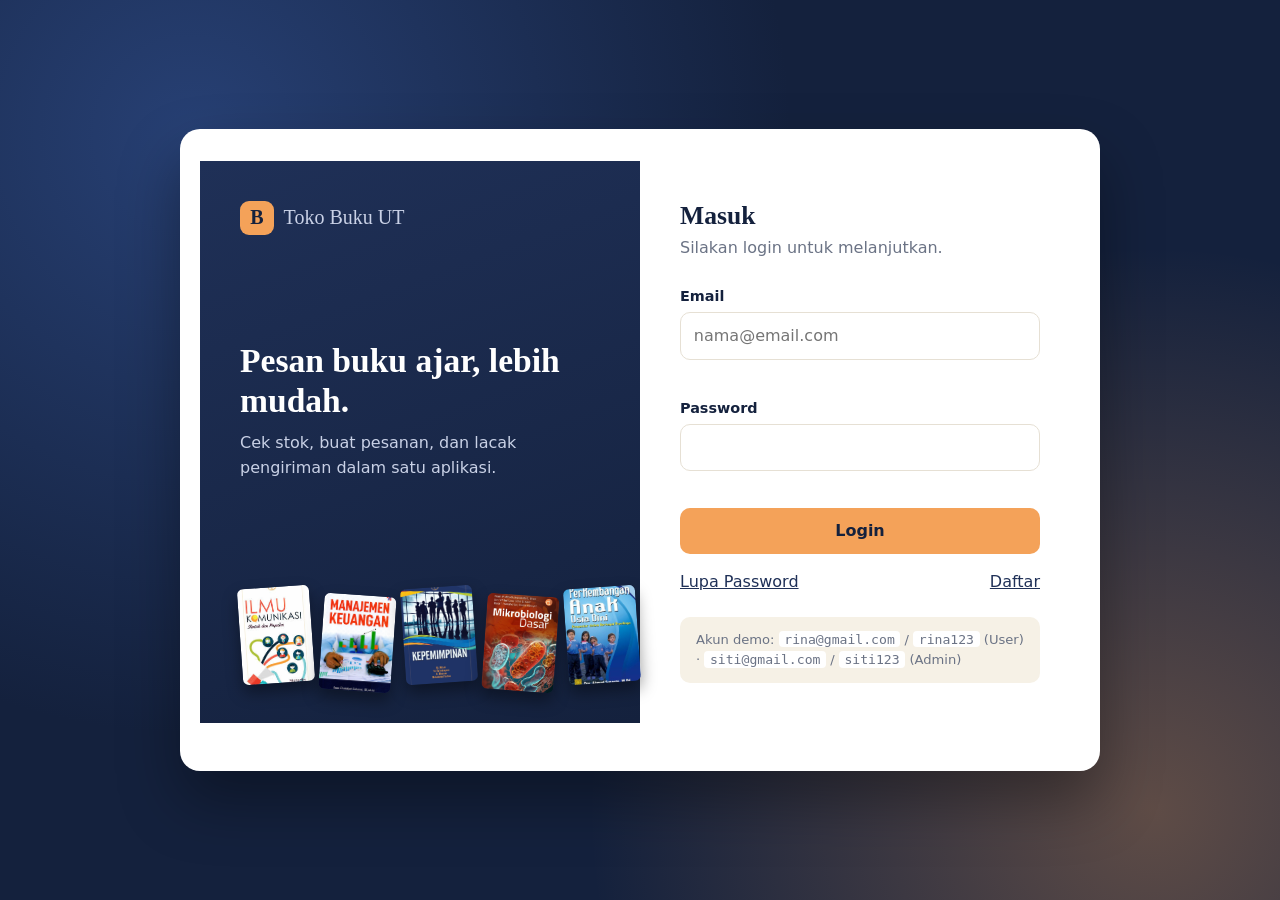
<file: tugas-uts-web1/index.html>
<!DOCTYPE html>
<html lang="id">
<head>
  <meta charset="UTF-8">
  <meta name="viewport" content="width=device-width, initial-scale=1.0">
  <meta name="description" content="Login Toko Buku UT">
  <title>Login | Toko Buku UT</title>
  <link rel="stylesheet" href="css/style.css">
</head>
<body class="login-page" data-page="login">
  <main class="login-card">
    <section class="login-hero" aria-label="Tentang Toko Buku UT">
      <div>
        <p class="brand"><span class="logo" aria-hidden="true">B</span> Toko Buku UT</p>
      </div>
      <div>
        <h1>Pesan buku ajar, lebih mudah.</h1>
        <p style="margin-top:.6rem">Cek stok, buat pesanan, dan lacak pengiriman dalam satu aplikasi.</p>
      </div>
      <div class="hero-books" aria-hidden="true">
        <img src="img/pengantar_komunikasi.jpg" alt=""><img src="img/manajemen_keuangan.jpg" alt=""><img src="img/kepemimpinan.jpg" alt=""><img src="img/mikrobiologi.jpg" alt=""><img src="img/paud_perkembangan.jpg" alt="">
      </div>
    </section>

    <section class="login-form" aria-labelledby="ttlLogin">
      <h2 id="ttlLogin">Masuk</h2>
      <p class="page-sub">Silakan login untuk melanjutkan.</p>
      <form id="formLogin" novalidate>
        <div class="field"><label for="email">Email</label><input id="email" type="email" autocomplete="username" placeholder="nama@email.com"><span class="error-msg"></span></div>
        <div class="field"><label for="password">Password</label><input id="password" type="password" autocomplete="current-password"><span class="error-msg"></span></div>
        <p class="alert-err" id="loginError" role="alert" hidden>Email/password yang anda masukkan salah.</p>
        <button type="submit" class="btn btn-block">Login</button>
      </form>
      <div class="login-links">
        <button type="button" class="btn-link" data-open="dlgLupa">Lupa Password</button>
        <button type="button" class="btn-link" data-open="dlgDaftar">Daftar</button>
      </div>
      <p class="demo-hint">Akun demo: <code>rina@gmail.com</code> / <code>rina123</code> (User) · <code>siti@gmail.com</code> / <code>siti123</code> (Admin)</p>
    </section>
  </main>

  <dialog id="dlgLupa" aria-labelledby="ttlLupa">
    <div class="modal-head"><h2 id="ttlLupa">Lupa Password</h2><button type="button" class="modal-close" data-close="dlgLupa" aria-label="Tutup">&times;</button></div>
    <form id="formLupa" class="modal-body" novalidate>
      <p class="page-sub">Masukkan email terdaftar untuk menerima tautan reset.</p>
      <div id="lupaMsg" role="status"></div>
      <div class="field"><label for="lupaEmail">Email</label><input id="lupaEmail" type="email"><span class="error-msg"></span></div>
      <div class="modal-actions"><button type="button" class="btn btn-ghost" data-close="dlgLupa">Batal</button><button type="submit" class="btn">Kirim</button></div>
    </form>
  </dialog>

  <dialog id="dlgDaftar" aria-labelledby="ttlDaftar">
    <div class="modal-head"><h2 id="ttlDaftar">Daftar Akun</h2><button type="button" class="modal-close" data-close="dlgDaftar" aria-label="Tutup">&times;</button></div>
    <form id="formDaftar" class="modal-body" novalidate>
      <div class="field"><label for="regNama">Nama Lengkap</label><input id="regNama" autocomplete="name"><span class="error-msg"></span></div>
      <div class="field"><label for="regEmail">Email</label><input id="regEmail" type="email"><span class="error-msg"></span></div>
      <div class="field"><label for="regPass">Password</label><input id="regPass" type="password" autocomplete="new-password"><span class="error-msg"></span></div>
      <div class="field"><label for="regPass2">Konfirmasi Password</label><input id="regPass2" type="password" autocomplete="new-password"><span class="error-msg"></span></div>
      <div class="modal-actions"><button type="button" class="btn btn-ghost" data-close="dlgDaftar">Batal</button><button type="submit" class="btn">Daftar</button></div>
    </form>
  </dialog>

  <script src="js/data.js"></script>
  <script src="js/script.js"></script>
</body>
</html>
</file>
<file: tugas-uts-web1/css/style.css>
/* ===== Toko Buku UT — style.css (external CSS) ===== */
:root {
  --navy: #14213d;
  --navy-2: #1f3057;
  --amber: #f4a259;
  --amber-dark: #d9822b;
  --cream: #fbf7f0;
  --white: #ffffff;
  --ink: #1d2433;
  --muted: #6b7385;
  --line: #e6e0d4;
  --ok: #2f9e6e;
  --err: #d64545;
  --info: #3b82c4;
  --radius: 14px;
  --shadow: 0 8px 24px rgba(20, 33, 61, .10);
}

* { box-sizing: border-box; margin: 0; padding: 0; }
body {
  font-family: "Segoe UI", system-ui, -apple-system, Roboto, sans-serif;
  background: var(--cream);
  color: var(--ink);
  line-height: 1.55;
  min-height: 100vh;
}
h1, h2, h3 { font-family: Georgia, "Times New Roman", serif; color: var(--navy); line-height: 1.2; }
a { color: inherit; }
img { max-width: 100%; display: block; }

/* ---------- Header & nav ---------- */
.site-header {
  background: var(--navy);
  color: var(--white);
  position: sticky; top: 0; z-index: 20;
}
.site-header .bar {
  max-width: 1100px; margin: 0 auto; padding: .8rem 1.25rem;
  display: flex; align-items: center; justify-content: space-between; gap: 1rem; flex-wrap: wrap;
}
.brand { display: flex; align-items: center; gap: .6rem; font-family: Georgia, serif; font-size: 1.25rem; text-decoration: none; }
.brand span.logo { background: var(--amber); color: var(--navy); width: 34px; height: 34px; border-radius: 9px; display: grid; place-items: center; font-weight: 700; }
.main-nav ul { list-style: none; display: flex; gap: .25rem; flex-wrap: wrap; }
.main-nav a { text-decoration: none; padding: .45rem .8rem; border-radius: 8px; font-size: .92rem; color: #d7dcea; }
.main-nav a:hover, .main-nav a[aria-current="page"] { background: var(--navy-2); color: var(--white); }
.user-box { display: flex; align-items: center; gap: .7rem; font-size: .9rem; }

main { max-width: 1100px; margin: 0 auto; padding: 2rem 1.25rem 3rem; }
.page-title { margin-bottom: .3rem; font-size: 1.9rem; }
.page-sub { color: var(--muted); margin-bottom: 1.5rem; }

.site-footer { text-align: center; color: var(--muted); font-size: .85rem; padding: 1.5rem; border-top: 1px solid var(--line); }

/* ---------- Buttons ---------- */
.btn {
  display: inline-flex; align-items: center; justify-content: center; gap: .4rem;
  border: 0; cursor: pointer; font: inherit; font-weight: 600;
  padding: .65rem 1.1rem; border-radius: 10px;
  background: var(--amber); color: var(--navy); text-decoration: none;
  transition: transform .12s, background .12s, box-shadow .12s;
}
.btn:hover { background: var(--amber-dark); color: var(--white); transform: translateY(-1px); box-shadow: var(--shadow); }
.btn-dark { background: var(--navy); color: var(--white); }
.btn-dark:hover { background: var(--navy-2); }
.btn-ghost { background: transparent; color: var(--navy); border: 1.5px solid var(--line); }
.btn-ghost:hover { background: var(--white); color: var(--navy); }
.btn-danger { background: #fde8e8; color: var(--err); }
.btn-danger:hover { background: var(--err); color: var(--white); }
.btn-sm { padding: .35rem .7rem; font-size: .85rem; border-radius: 8px; }
.btn-link { background: none; border: 0; color: var(--navy-2); text-decoration: underline; cursor: pointer; font: inherit; }
.btn-link:hover { color: var(--amber-dark); }
.btn-block { width: 100%; }

/* ---------- Cards / forms ---------- */
.card { background: var(--white); border-radius: var(--radius); box-shadow: var(--shadow); padding: 1.5rem; }
.grid-2 { display: grid; grid-template-columns: 1.4fr 1fr; gap: 1.5rem; align-items: start; }
.form-grid { display: grid; grid-template-columns: repeat(2, 1fr); gap: 1rem; }
.field { display: flex; flex-direction: column; gap: .3rem; margin-bottom: 1rem; }
.form-grid .field { margin-bottom: 0; }
.field.full { grid-column: 1 / -1; }
label { font-weight: 600; font-size: .9rem; color: var(--navy); }
input, select, textarea {
  font: inherit; padding: .65rem .8rem; border: 1.5px solid var(--line); border-radius: 10px; background: #fff; color: var(--ink);
  transition: border-color .15s, box-shadow .15s;
}
input:focus, select:focus, textarea:focus { outline: none; border-color: var(--amber); box-shadow: 0 0 0 3px rgba(244, 162, 89, .25); }
.field.invalid input, .field.invalid select, .field.invalid textarea { border-color: var(--err); background: #fff7f7; }
.error-msg { color: var(--err); font-size: .8rem; min-height: 1rem; }
fieldset { border: 1.5px solid var(--line); border-radius: 12px; padding: 1rem 1.1rem 1.1rem; margin-bottom: 1.2rem; }
legend { padding: 0 .5rem; font-weight: 700; color: var(--navy); }

/* ---------- Tables ---------- */
.table-wrap { overflow-x: auto; border-radius: var(--radius); box-shadow: var(--shadow); background: var(--white); }
table { width: 100%; border-collapse: collapse; font-size: .93rem; }
th, td { text-align: left; padding: .8rem 1rem; border-bottom: 1px solid var(--line); vertical-align: middle; }
thead th { background: var(--navy); color: var(--white); font-weight: 600; white-space: nowrap; }
tbody tr:hover { background: #fffaf2; }
td.num, th.num { text-align: right; }
.thumb { width: 44px; height: 58px; object-fit: cover; border-radius: 5px; box-shadow: 0 2px 6px rgba(0,0,0,.2); }
.empty { text-align: center; color: var(--muted); padding: 2rem; }
tr.new-row { animation: flash 1.6s ease; }
@keyframes flash { from { background: #ffe9c9; } to { background: transparent; } }

.badge { display: inline-block; padding: .15rem .6rem; border-radius: 999px; font-size: .78rem; font-weight: 700; }
.badge.ok { background: #dcf4e9; color: #1b7a52; }
.badge.warn { background: #fff0d6; color: #a86512; }
.badge.low { background: #fde8e8; color: var(--err); }
.badge.info { background: #e0eefb; color: #25659e; }

.toolbar { display: flex; gap: .8rem; flex-wrap: wrap; align-items: center; justify-content: space-between; margin-bottom: 1rem; }
.toolbar input[type="search"] { min-width: 240px; }

/* ---------- Login ---------- */
.login-page { display: grid; place-items: center; padding: 1.5rem;
  background: radial-gradient(circle at 15% 15%, #274074 0, transparent 45%), radial-gradient(circle at 90% 90%, #f4a25955 0, transparent 40%), var(--navy); }
.login-card { width: min(920px, 100%); display: grid; grid-template-columns: 1fr 1fr; background: var(--white); border-radius: 20px; overflow: hidden; box-shadow: 0 30px 60px rgba(0,0,0,.35); }
.login-hero { background: linear-gradient(160deg, var(--navy-2), var(--navy)); color: var(--white); padding: 2.5rem; display: flex; flex-direction: column; justify-content: space-between; gap: 1.5rem; }
.login-hero h1 { color: var(--white); font-size: 2.1rem; }
.login-hero p { color: #c9d1e6; }
.hero-books { display: flex; gap: .6rem; }
.hero-books img { width: 20%; aspect-ratio: 3/4; object-fit: cover; border-radius: 6px; box-shadow: 0 8px 16px rgba(0,0,0,.4); transform: rotate(-4deg); }
.hero-books img:nth-child(even) { transform: rotate(4deg) translateY(8px); }
.login-form { padding: 2.5rem; }
.login-form h2 { font-size: 1.6rem; margin-bottom: .3rem; }
.login-links { display: flex; justify-content: space-between; margin-top: 1rem; }
.demo-hint { margin-top: 1.4rem; background: #f6f1e6; border-radius: 10px; padding: .8rem 1rem; font-size: .82rem; color: var(--muted); }
.demo-hint code { background: #fff; padding: .05rem .35rem; border-radius: 4px; }

/* ---------- Dashboard ---------- */
.hero-greet { background: linear-gradient(120deg, var(--navy), var(--navy-2)); color: var(--white); border-radius: 20px; padding: 2rem 2.2rem; margin-bottom: 1.8rem; display: flex; justify-content: space-between; align-items: center; gap: 1rem; flex-wrap: wrap; }
.hero-greet h1 { color: var(--white); font-size: 2rem; }
.hero-greet p { color: #c9d1e6; }
.clock { font-family: Georgia, serif; font-size: 2.2rem; color: var(--amber); text-align: right; }
.clock small { display: block; font-family: inherit; font-size: .85rem; color: #c9d1e6; }
.menu-grid { display: grid; grid-template-columns: repeat(auto-fit, minmax(230px, 1fr)); gap: 1.2rem; }
.menu-card { background: var(--white); border-radius: var(--radius); padding: 1.6rem; text-decoration: none; box-shadow: var(--shadow); border-bottom: 4px solid var(--amber); transition: transform .15s; display: block; }
.menu-card:hover { transform: translateY(-5px); }
.menu-card .ico { font-size: 2rem; display: block; margin-bottom: .6rem; }
.menu-card h2 { font-size: 1.15rem; margin-bottom: .25rem; }
.menu-card p { color: var(--muted); font-size: .88rem; }
.stats { display: grid; grid-template-columns: repeat(auto-fit, minmax(180px, 1fr)); gap: 1rem; margin-bottom: 1.5rem; }
.stat { background: var(--white); border-radius: var(--radius); padding: 1.1rem 1.3rem; box-shadow: var(--shadow); }
.stat b { display: block; font-family: Georgia, serif; font-size: 1.7rem; color: var(--navy); }
.stat span { color: var(--muted); font-size: .85rem; }

/* ---------- Tracking ---------- */
.search-row { display: flex; gap: .7rem; flex-wrap: wrap; }
.search-row input { flex: 1; min-width: 220px; }
.result-head { display: flex; justify-content: space-between; align-items: center; flex-wrap: wrap; gap: .5rem; margin-bottom: 1.2rem; }
.detail-list { display: grid; grid-template-columns: repeat(auto-fit, minmax(200px, 1fr)); gap: 1rem; margin: 1.2rem 0; }
.detail-list div { background: var(--cream); padding: .8rem 1rem; border-radius: 10px; }
.detail-list dt { font-size: .78rem; color: var(--muted); text-transform: uppercase; letter-spacing: .05em; }
.detail-list dd { font-weight: 700; color: var(--navy); }
.steps { list-style: none; display: grid; grid-template-columns: repeat(4, 1fr); margin: 1.5rem 0; position: relative; }
.steps li { text-align: center; position: relative; font-size: .85rem; color: var(--muted); }
.steps li::before { content: attr(data-n); display: grid; place-items: center; width: 34px; height: 34px; margin: 0 auto .4rem; border-radius: 50%; background: var(--line); color: var(--muted); font-weight: 700; position: relative; z-index: 1; }
.steps li::after { content: ""; position: absolute; top: 16px; left: 50%; width: 100%; height: 3px; background: var(--line); }
.steps li:last-child::after { display: none; }
.steps li.done { color: var(--ok); font-weight: 600; }
.steps li.done::before { background: var(--ok); color: #fff; }
.steps li.done::after { background: var(--ok); }
.progress { height: 12px; background: var(--line); border-radius: 99px; overflow: hidden; }
.progress > span { display: block; height: 100%; width: 0; background: linear-gradient(90deg, var(--amber), var(--ok)); transition: width 1s ease; }
.timeline { list-style: none; border-left: 3px solid var(--line); margin: 1rem 0 0 .6rem; padding-left: 1.2rem; }
.timeline li { position: relative; padding-bottom: 1rem; }
.timeline li::before { content: ""; position: absolute; left: -1.78rem; top: .3rem; width: 12px; height: 12px; border-radius: 50%; background: var(--amber); border: 2px solid #fff; }
.timeline li:first-child::before { background: var(--ok); }
.timeline time { font-size: .8rem; color: var(--muted); display: block; }
.hint { color: var(--muted); font-size: .85rem; margin-top: .7rem; }

/* ---------- Checkout ---------- */
.total-box { display: flex; justify-content: space-between; align-items: center; font-size: 1.15rem; font-weight: 700; padding: 1rem 0; border-top: 2px dashed var(--line); margin-top: .5rem; }
.total-box strong { font-family: Georgia, serif; font-size: 1.5rem; color: var(--navy); }
.qty-input { width: 70px; padding: .35rem .5rem; }
.radio-row { display: flex; gap: .8rem; flex-wrap: wrap; }
.radio-row label { font-weight: 500; border: 1.5px solid var(--line); border-radius: 10px; padding: .5rem .9rem; cursor: pointer; display: flex; gap: .4rem; align-items: center; }
.radio-row input { padding: 0; }
.radio-row label:has(input:checked) { border-color: var(--amber); background: #fff6ea; }

/* ---------- Modal (native <dialog>) ---------- */
dialog { border: 0; border-radius: 18px; padding: 0; width: min(440px, 92vw); box-shadow: 0 30px 70px rgba(0,0,0,.35); margin: auto; }
dialog::backdrop { background: rgba(20, 33, 61, .65); backdrop-filter: blur(3px); }
dialog[open] { animation: pop .22s ease; }
@keyframes pop { from { opacity: 0; transform: translateY(14px) scale(.97); } to { opacity: 1; transform: none; } }
.modal-head { display: flex; justify-content: space-between; align-items: center; padding: 1.1rem 1.4rem; background: var(--navy); color: #fff; }
.modal-head h2 { color: #fff; font-size: 1.2rem; }
.modal-close { background: none; border: 0; color: #fff; font-size: 1.6rem; cursor: pointer; line-height: 1; }
.modal-body { padding: 1.4rem; }
.modal-actions { display: flex; gap: .6rem; justify-content: flex-end; margin-top: 1rem; }
.alert-ok { background: #dcf4e9; color: #1b7a52; padding: .7rem 1rem; border-radius: 10px; margin-bottom: 1rem; font-size: .9rem; }
.alert-err { background: #fde8e8; color: var(--err); padding: .7rem 1rem; border-radius: 10px; margin-bottom: 1rem; font-size: .9rem; }

/* ---------- Toast ---------- */
#toast { position: fixed; bottom: 24px; left: 50%; transform: translate(-50%, 30px); background: var(--navy); color: #fff; padding: .8rem 1.3rem; border-radius: 12px; box-shadow: var(--shadow); opacity: 0; pointer-events: none; transition: all .3s; z-index: 100; }
#toast.show { opacity: 1; transform: translate(-50%, 0); }
#toast.err { background: var(--err); }
#toast.ok { background: var(--ok); }

/* ---------- Responsive ---------- */
@media (max-width: 820px) {
  .login-card, .grid-2 { grid-template-columns: 1fr; }
  .login-hero { display: none; }
  .form-grid { grid-template-columns: 1fr; }
  .clock { text-align: left; }
}
</file>
